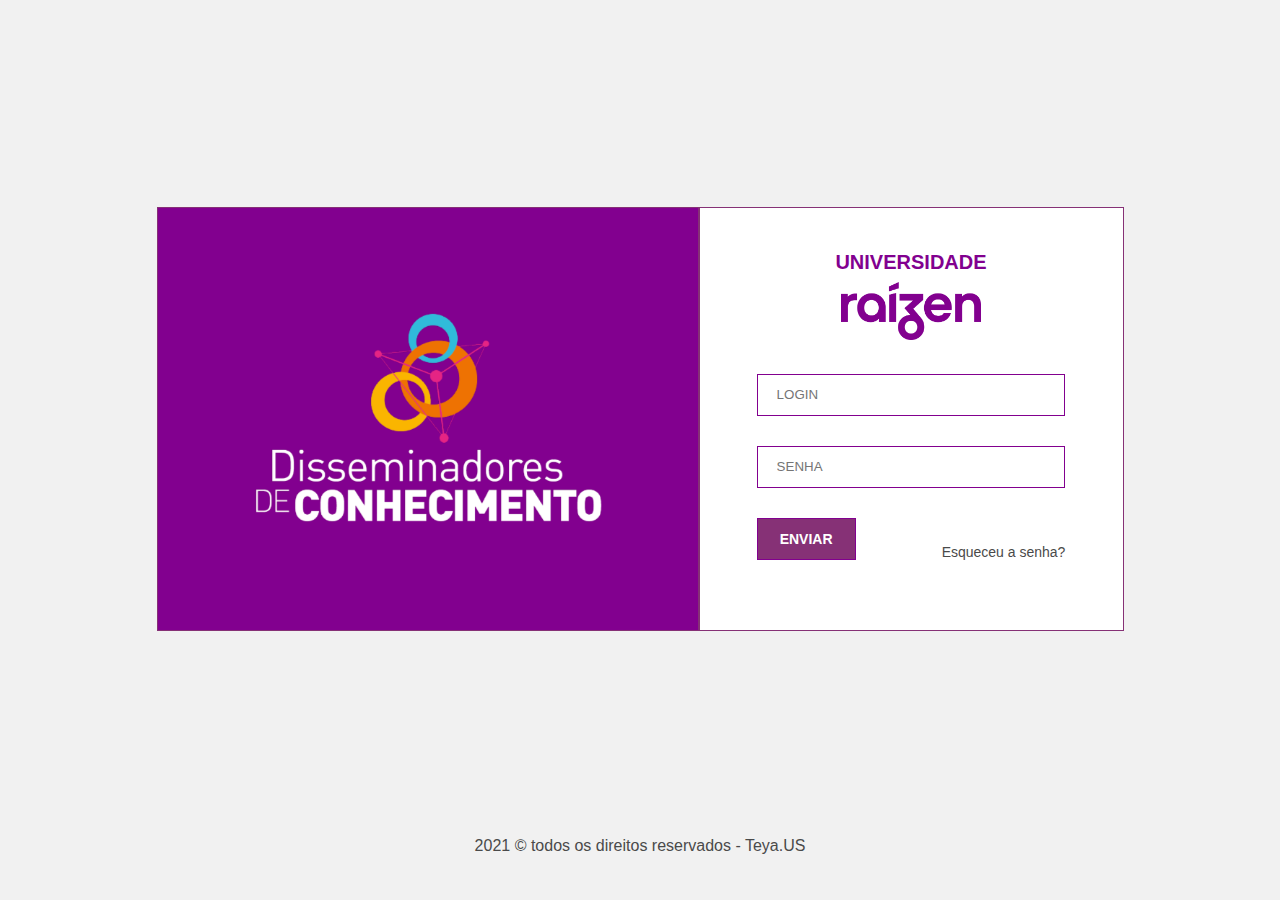
<file: index.html>
<!DOCTYPE html>
<html lang="pt-BR">
<head>
    <meta charset="UTF-8">
    <meta http-equiv="X-UA-Compatible" content="IE=edge">
    <meta name="viewport" content="width=device-width, initial-scale=1.0">
    <link rel="stylesheet" href="./css/login.css">
    <link rel="preconnect" href="https://fonts.gstatic.com">
    <link href="https://fonts.googleapis.com/css2?family=Open+Sans:wght@400;600;700&display=swap" rel="stylesheet">
    <link rel="shortcut icon" href="./img/index/raizen-img.png" type="image/x-icon">
    <title>Raizen</title>
</head>
<body>

    <!--section mostrando a imagem e o formulário-->
    <section class="login-section">
        <div class="login-img">
            <figure>
                <img src="./img/index/disseminadores.png" alt="Raizen">
            </figure>
        </div>
        <!--formulário-->
        <div class="login-users">
            <form class="login-form" onsubmit="validateForm(); return false" action="logged.html">
                <h3>Universidade</h3>
                <div class="logo">
                <figure>
                    <img src="./img/index/raizen-logo.png" alt="Raizen-logo">
                </figure>
                </div>
                <input type="text" autocomplete="off" placeholder="Login" id="login">
                <p id="inputError" class="input-error">Este campo deve estar preenchido!</p>
                <input type="text" autocomplete="off" placeholder="Senha" id="password">
                <p id="inputError2" class="input-error">Este campo deve estar preenchido!</p>
                    <div class="enter-forgotpw">
                        <button href="#" id= btnenviar>enviar</button>
                        <a href="#">Esqueceu a senha?</a>
                    </div>
            </form>
        </div>
    </section>
    <!--footer-->
    <footer class="footer">
        <p>2021 © todos os direitos reservados - Teya.US</p>
    </footer>
    <script src="./js/main.js"></script>
</body>
</html>
</file>
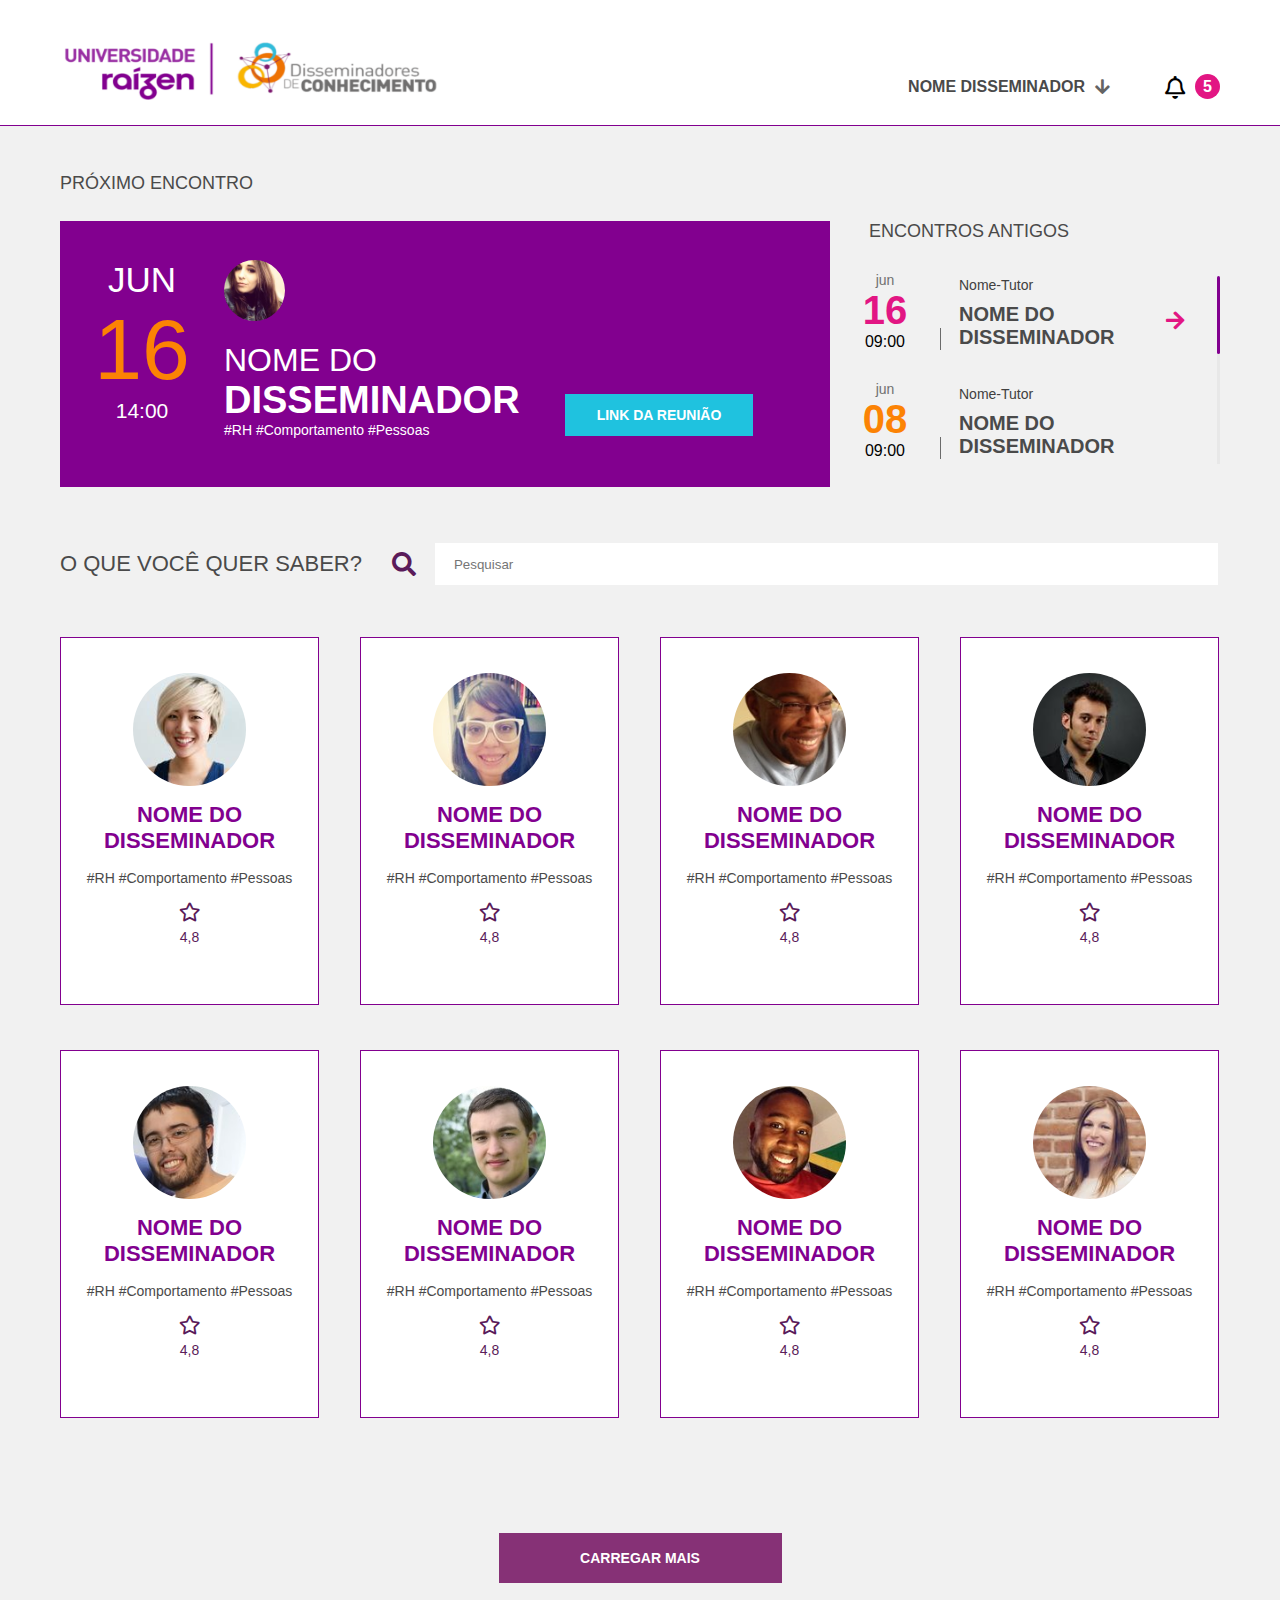
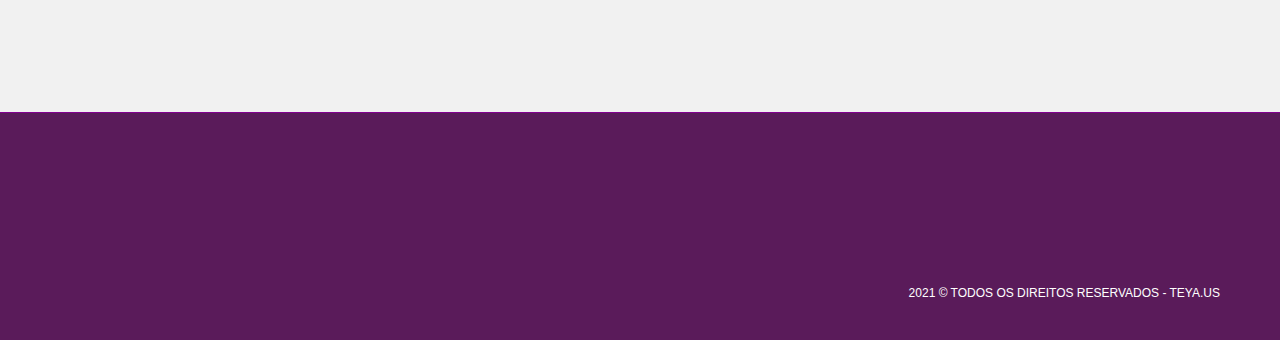
<file: logged.html>
<!DOCTYPE html>
<html lang="pt-BR">
<head>
    <meta charset="UTF-8">
    <meta http-equiv="X-UA-Compatible" content="IE=edge">
    <meta name="viewport" content="width=device-width, initial-scale=1.0">
    <link rel="stylesheet" href="./css/logged.css">
    <link rel="preconnect" href="https://fonts.gstatic.com">
    <link rel="stylesheet" href="https://cdnjs.cloudflare.com/ajax/libs/font-awesome/5.15.2/css/all.min.css">
    <link href="https://fonts.googleapis.com/css2?family=Open+Sans:wght@400;600;700&display=swap" rel="stylesheet">
    <link rel="shortcut icon" href="./img/index/raizen-img.png" type="image/x-icon">
    <title>Raizen</title>
</head>
<body>
    <!--Header-->
    <header class="header">
        <div class="nav">
            <figure>
                <img src="./img/logged/Universidade-Raizen.png" alt="logo Universidade-Raizen" class="logo">
                <!--uma logo que vai aparecer no mobile-->
                <img src="./img/logged/Raizen.png" alt="raizen logo" class="logo-mobile">
            </figure>
            <div class="aside">
            <div class="dissiminador-name">
                    <h4>Nome Disseminador</h4>
                    <button onclick="dropNav()" id="icon"><i class="fas fa-arrow-down"></i></button>
                    <button onclick="closeNav()" id="iconClose" class="iconClose"><i class="fas fa-times"></i></button>
                    <!--navbar em display none (onclick)-->
                        <nav class="navbar" id="navBar">
                            <div class="home" id="navHome" onmouseover="hoverHome()" onmouseout="hoverOutHome()">
                                <i class="fas fa-home"></i>
                                <a href="#home" id="aHome">Início</a>
                            </div>
                            <div class="encontros" id="navEncontros" onmouseover="hoverEncontros()" onmouseout="hoverOutEncontros()">
                                <i class="fas fa-map-marker-alt"></i>
                                <a href="#encontros" id="aEncontros">Próximos encontros</a>
                            </div>
                            <div class="agenda" id="navAgenda" onmouseover="hoverAgenda()" onmouseout="hoverOutAgenda()">
                                <i class="far fa-calendar-minus"></i>
                                <a href="#agenda" id="aAgenda">Minha agenda</a>
                            </div>
                            <div class="sair" id="navSair" onmouseover="hoverSair()" onmouseout="hoverOutSair()">
                                <i class="far fa-share-square"></i>
                                <a href="#sair" id="aSair">Sair</a>
                            </div>
                        </nav>
                </div>
                <div class="notification">
                    <button><i class="far fa-bell"></i></button>
                    <div class="alert-notification">
                         <p>5</p>
                    </div>
                </div>
            </div>
    </header>
    <main class="main-section">
        <!--seção com a data, nome e link do encontro-->
        <section class="main-content">
            <!--nome do disseminador que irá abrir fora do header para deixar o header limpo na versão mobile-->
            <h2 class="name-mobile">Olá Nome do Disseminador</h2>
            <h2 class="next-meet">Próximo encontro</h2>
            <div class="meet-section">
                <div class="meet">
                    <div class="meet-content">
                        <div class="meet-data">
                            <h3 class="mes">jun</h3>
                            <h2 class="day">16</h2>
                            <h4 class="hour">14:00</h4>
                        </div>
                        <div class="meet-information">
                            <img src="./img/logged/marcia.jpg" alt="Marcia-perfil" class="perfil-meet">
                            <h1 class="name-meet">Nome do <br> <span>Disseminador</span> </br> </h1>
                            <p>#RH #Comportamento #Pessoas</p>
                        </div>
                        <div class="meet-link">
                            <button>link da reunião</button>
                        </div>
                    </div>
                </div>

                <!--seção dos últimos encontros-->
                <div class="last-meet-section">
                    <h2 class="last-meet">Encontros antigos</h2>
                    <div class="last-meet-data">
                        <div class="last-data">
                            <p class="mes-last-meet">jun</p>
                            <h4 class="day-last-meet">16</h2>
                            <p class="hour-last-meet">09:00</p>
                        </div>
                        <div class="line"></div>
                        <div class="last-meet-information">
                            <p>Nome-Tutor</p>
                            <h4>Nome do Disseminador</h4>
                        </div>
                        <div class="arrow">
                            <i class="fas fa-arrow-right"></i>
                        </div>
                    </div>
                    <div class="last-meet-data2">
                        <div class="last-meet-data">
                            <div class="last-data">
                                <p class="mes-last-meet">jun</p>
                                <h4 class="day-last-meet2">08</h2>
                                <p class="hour-last-meet">09:00</p>
                            </div>
                            <div class="line"></div>
                            <div class="last-meet-information">
                            <p>Nome-Tutor</p>
                            <h4>Nome do Disseminador</h4>
                            </div>
                        </div>
                    </div>
                </div>
                <div class="line-border">
                    <div class="line-border1"></div>
                    <div class="line-border2"></div>
                </div>
            </div>
        </section>
        <div class="line-mobile"></div>
        <!--seção do input search-->
        <div class="search-section">
            <h4>O que você quer saber?</h4>
            <i class="fas fa-search"></i>
            <div class="input-search">
                <input type="text" placeholder="Pesquisar">
            </div>
        </div>
        <!--seção que vai abrir a tela para agendar o encontro, ela vai iniciar com display none-->
            <div class="meeting" id="metting">
                <button class="meeting-close" id="mettingClose" onclick="closeMetting()"><i class="fas fa-times"></i></button>
                <div class="meeting-content">
                    <h2>Próximo encontro</h2>
                    <div class="meeting-section">
                      <div class="meeting-content-responsivo">
                        <div class="meeting-profile">
                            <img src="./img/logged/carol.jpg" alt="carol-profile">
                            <p>conecte</p>
                            <a href="#whatsapp"><i class="fab fa-whatsapp"></i></a>
                            <a href="#email"><i class="fas fa-at"></i></a>
                            <a href="#linkedin"><i class="fab fa-linkedin-in"></i></a>
                        </div>
                        <div class="meeting-information">
                            <div class="meet-span-name">
                                <h1 class="meeting-name">Nome do <br> <span>Disseminador</span> </br> </h1>
                                <div class="meet-span">
                                    <i class="far fa-star"></i>
                                    <span>4,8</span>
                            </div>
                            </div>
                            <p>#RH #Comportamento #Pessoas</p>

                            <div class="meeting-text">
                                <p>
                                    Lorem ipsum dolor sit amet, consectetur adipiscing elite, 
                                    sed do eiusmod tempor incididunt ut labore et dolore magna aliqua.
                                     Nunc sed velit dignissim sodales. Sed adipiscing diam donec adipiscing.
                                </p>
                            </div>
                            <div class="meeting-text">
                                <p>
                                    Lorem ipsum dolor sit amet, consectetur adipiscing elite, 
                                    sed do eiusmod tempor incididunt ut labore et dolore magna aliqua.
                                     Nunc sed velit dignissim sodales. Sed adipiscing diam donec adipiscing.
                                </p>
                            </div>

                            <button class="open-calendar" onclick="openCalendar()">Abrir agenda</button>
                        </div>
                    </div>
                        <div class="meeting-data" id="mettingData">
                            <!--pesquisar em como fazer um calendário-->
                            <button class="meeting-close-calendar" id="mettingClose" onclick="closeCalendar()"><i class="fas fa-times"></i></button>
                            <img src="./img/logged/calendario.png" alt="calendario" class="meeting-calendar">
                            <img src="./img/logged/data.png" alt="data" class="meeting-data-hour">
                            <button class="btn-agendar">Agendar encontro</button>
                            <p class="show-data">dia <span>22/12/2020 </span> das <span>09:00</span> até <span>10:00</span> </p>
                        </div>
                     </div>
                </div>
            </div>
        <!--seção dos cards para agendamento-->
        <section class="scheduling">
            <div class="cards-scheduling" onmouseover="hoverAgendar()" onmouseout="hoverOutAgendar()">
                <img src="./img/logged/julia.jpg" alt="Júlia-perfil">
                <h3>Nome do <br>Disseminador</br></h3>
                <p>#RH #Comportamento #Pessoas</p>
                <i class="far fa-star"></i>
                <span>4,8</span>
                <div class="agendarEncontro" id="agendar">
                    <h3>Nome do <br>Disseminador</br></h3>
                    <p>#RH #Comportamento #Pessoas</p>
                    <span>Qui earum corrupti ut natus sint quo consequatur doloremque.</span>
                    <button class="mettingShow" onclick="showMetting()">agendar</button>
                </div>
            </div>
            <div class="cards-scheduling" onmouseover="hoverAgendar1()" onmouseout="hoverOutAgendar1()">
                <img src="./img/logged/Marina.jpg" alt="Marina-perfil">
                <h3>Nome do <br>Disseminador</br></h3>
                <p>#RH #Comportamento #Pessoas</p>
                <i class="far fa-star"></i>
                <span>4,8</span>
                <div class="agendarEncontro" id="agendar1"> 
                    <h3>Nome do <br>Disseminador</br></h3>
                    <p>#RH #Comportamento #Pessoas</p>
                    <span>Qui earum corrupti ut natus sint quo consequatur doloremque.</span>
                    <button class="mettingShow" onclick="showMetting()">agendar</button>
                </div>
            </div>
            <div class="cards-scheduling" onmouseover="hoverAgendar2()" onmouseout="hoverOutAgendar2()">
                <img src="./img/logged/danilo.jpg" alt="Danilo-perfil">
                <h3>Nome do <br>Disseminador</br></h3>
                <p>#RH #Comportamento #Pessoas</p>
                <i class="far fa-star"></i>
                <span>4,8</span>
                <div class="agendarEncontro" id="agendar2"> 
                    <h3>Nome do <br>Disseminador</br></h3>
                    <p>#RH #Comportamento #Pessoas</p>
                    <span>Qui earum corrupti ut natus sint quo consequatur doloremque.</span>
                    <button class="mettingShow" onclick="showMetting()">agendar</button>
                </div>
            </div>
            <div class="cards-scheduling" onmouseover="hoverAgendar3()" onmouseout="hoverOutAgendar3()">
                <img src="./img/logged/eduardo.jpg" alt="Eduardo-perfil">
                <h3>Nome do <br>Disseminador</br></h3>
                <p>#RH #Comportamento #Pessoas</p>
                <i class="far fa-star"></i>
                <span>4,8</span>
                <div class="agendarEncontro" id="agendar3"> 
                    <h3>Nome do <br>Disseminador</br></h3>
                    <p>#RH #Comportamento #Pessoas</p>
                    <span>Qui earum corrupti ut natus sint quo consequatur doloremque.</span>
                    <button class="mettingShow" onclick="showMetting()">agendar</button>
                </div>
            </div>
            <div class="cards-scheduling" onmouseover="hoverAgendar4()" onmouseout="hoverOutAgendar4()">
                <img src="./img/logged/fabricio.jpg" alt="Fabricio-perfil">
                <h3>Nome do <br>Disseminador</br></h3>
                <p>#RH #Comportamento #Pessoas</p>
                <i class="far fa-star"></i>
                <span>4,8</span>
                <div class="agendarEncontro" id="agendar4"> 
                    <h3>Nome do <br>Disseminador</br></h3>
                    <p>#RH #Comportamento #Pessoas</p>
                    <span>Qui earum corrupti ut natus sint quo consequatur doloremque.</span>
                    <button class="mettingShow" onclick="showMetting()">agendar</button>
                </div>
            </div>
            <div class="cards-scheduling" onmouseover="hoverAgendar5()" onmouseout="hoverOutAgendar5()">
                <img src="./img/logged/vitor.jpg" alt="Vitor-perfil">
                <h3>Nome do <br>Disseminador</br></h3>
                <p>#RH #Comportamento #Pessoas</p>
                <i class="far fa-star"></i>
                <span>4,8</span>
                <div class="agendarEncontro" id="agendar5"> 
                    <h3>Nome do <br>Disseminador</br></h3>
                    <p>#RH #Comportamento #Pessoas</p>
                    <span>Qui earum corrupti ut natus sint quo consequatur doloremque.</span>
                    <button class="mettingShow" onclick="showMetting()">agendar</button>
                </div>
            </div>
            <div class="cards-scheduling" onmouseover="hoverAgendar6()" onmouseout="hoverOutAgendar6()">
                <img src="./img/logged/juliano.jpg" alt="Juliano-perfil">
                <h3>Nome do <br>Disseminador</br></h3>
                <p>#RH #Comportamento #Pessoas</p>
                <i class="far fa-star"></i>
                <span>4,8</span>
                <div class="agendarEncontro" id="agendar6"> 
                    <h3>Nome do <br>Disseminador</br></h3>
                    <p>#RH #Comportamento #Pessoas</p>
                    <span>Qui earum corrupti ut natus sint quo consequatur doloremque.</span>
                    <button class="mettingShow" onclick="showMetting()">agendar</button>
                </div>
            </div>
            <div class="cards-scheduling" onmouseover="hoverAgendar7()" onmouseout="hoverOutAgendar7()">
                <img src="./img/logged/amanda.jpg" alt="Amanda-perfil">
                <h3>Nome do <br>Disseminador</br></h3>
                <p>#RH #Comportamento #Pessoas</p>
                <i class="far fa-star"></i>
                <span>4,8</span>
                <div class="agendarEncontro" id="agendar7"> 
                    <h3>Nome do <br>Disseminador</br></h3>
                    <p>#RH #Comportamento #Pessoas</p>
                    <span>Qui earum corrupti ut natus sint quo consequatur doloremque.</span>
                    <button class="mettingShow" onclick="showMetting()">agendar</button>
                </div>
            </div>
        </section>
        <div class="btn-more-cards">
            <button>Carregar mais</button>
        </div>
    </main>
    <!--Footer-->
    <footer class="footer">
        <div class="rights">
            <p>2021 © todos os direitos reservados - Teya.US</p>
        </div>
    </footer>
    <script src="./js/main.js"></script>
</body>
</html>
</file>
<file: css/login.css>
*{
    margin: 0;
    padding: 0;
    border: 0;
    box-sizing: border-box;
    font-family: 'Open-Sans', sans-serif;
}

/*tela de login, iniciando pelo desktop*/
body{
     width: 100%;
     height: 100%;
     background-color: #F1F1F1;
}
/* login section para dar (flex column)  quando entrar a responsividade */
.login-section{
    width: 100%;
    height: 93vh;
    display: flex;
    align-items: center;
    justify-content: center;
}
/* imagem que ficará do lado do formulário */
.login-img figure{
    width: 542px;
    height: 424px;
}

.login-img img{
    border: 1px solid #863176;
    width: 100%;
    height: 100%;
}
/* iniciando o formulário*/
.login-users{
    display: flex;
    width: 425px;
    justify-content: center;
    height: 424px;
    border: 1px solid #863176;
    background-color: #fff;
}

.login-users img{
    width: 140px;
    height: 58px;
    margin-top: 8px;
    margin-bottom: 30px;
}

.login-form{
    width: 73%;
    margin: 0 auto;
    display:block;
}

.logo{
    width: 100%;
    display: flex;
    justify-content: center;
}

.login-form h3{
    color: #82008F;
    text-transform: uppercase;
    font-size: 20px;
    text-align: center;
    font-weight: bold;
    margin-top: 43px;
}

.login-form input{
    height: 42px;
    width: 100%;
    padding-left: 19px;
    margin-bottom: 30px;
    border: 1px solid #82008F;
}

.login-form input:focus{
    box-shadow: 0px 6px 6px #00000029;
}

.login-form ::-webkit-input-placeholder{
    text-transform: uppercase;
}
/*input para validação do formuláro (JS) */
.input-error{
    color: red;
    text-align: right;
    display: none;
}

.enter-forgotpw{
    display: flex;
    justify-content: space-between;
    align-items: flex-end;
}

.enter-forgotpw button{
    width: 99px;
    height: 42px;
    background-color: #863176;
    border: 1px solid #82008F;
    color: #ffff;
    font-weight: bold;
    cursor: pointer;
    text-transform: uppercase;
    font-size: 14px;
}

.enter-forgotpw button:hover{
    background-color: #ffff;
    box-shadow: 0px 6px 6px #00000029;
    color: #863176;
    transition: 0.4s;
}

.enter-forgotpw a{
    text-decoration: none;
    color: #4A4A4A;
    font-size: 14px;
    cursor: pointer;
}
/*footer*/
.footer{
    text-align: center;
    color: #4A4A4A;
    font-size: 16px;
    margin-bottom: 31px;
    bottom: 0;
}


/*------------- Responsivo tablet--------------- */
@media(max-width: 1024px){
    /*ajustando largura e jogando a flex column para responsividade, também tirando a vh do height*/
    .login-section {
        flex-direction: column;
        height: initial;
    }

    .login-img figure{
        width: 542px;
        margin-top: 70px;
    }

    .login-users {
        width: 542px;
    }

    .footer{
        margin-bottom: 0px;
        margin-top: 30px;
    }

}

@media(max-width: 600px) {
    .login-img figure{
        width: 380px;
        height: 300px;
        margin-top: 20px;
    }

    .login-users {
        width: 380px;
        height: 300px;
    }

    .login-form h3 {
        margin-top: 15px;
        font-size: 16px;
    }

    .login-users img {
        margin-top: 4px;
        margin-bottom: 15px;
        width: 125px;
        height: 48px;
    }

    .login-form input {
        margin-bottom: 20px;
        height: 35px;
    }

    .enter-forgotpw button {
        height: 35px;
    }

}
</file>
<file: css/logged.css>
*{
    margin: 0;
    padding: 0;
    border: 0;
    box-sizing: border-box;
    font-family: 'Open-Sans', sans-serif;
}

/* /*tela de usuário logado, iniciando pelo desktop*/

.header{
    width: 100%;
    background-color: #ffff;
    height: 125px;
}
/*nav com margin 0 auto pra sempre flotar no meio*/
.nav{
    width: 1160px;
    margin: 0 auto;
    display: flex;
    height: 100px;
    justify-content: space-between;
    align-items: flex-end;
}

.nav figure{
    width: 381px;
    height: 58px;
}

/*essa logo irá aparecer somente na versão mobile*/
.logo-mobile{
    display: none;
}

.nav img{
    width: 100%;
    height: 100%;
}
/*notifications side*/
.aside{
    display: flex;
    justify-content: space-between;
    align-items: center;
}

.dissiminador-name{
    display: flex;
    width: 241px;
    justify-content: flex-end;
}

.dissiminador-name h4{
    margin-right: 10px;
    font-size: 16px;
    text-transform: uppercase;
    font-weight: bold;
    color: #4A4A4A;
}

.dissiminador-name button{
    cursor: pointer;
    color: #646464;
    background-color: transparent;
}

.dissiminador-name .fas{
    font-size: 17px;
    margin-right: 10px;
}

.dissiminador-name .fas:hover{
    color: #E21683;
}


.notification{
    display: flex;
}

.notification button{
    cursor: pointer;
    font-size: 16px;
    margin-left: 45px;
    margin-right: 10px;
    background-color: transparent;
}

.notification .far{
    padding-top: 2px;
    color: #000000;
    font-size: 23px;
}

.alert-notification{
    background-color: #E21683;
    height: 25px;
    display: flex;
    justify-content: center;
    align-items: center;
    width: 25px;
    border-radius: 50px;
}

.notification p{
    color: #ffff;
    font-weight: bold;
    font-size: 16px;
}
/*main section, vai segurar todo conteúdo do site, largura em porcentagem para o responsivo*/ 
.main-section{
    width: 100%;
    background-color: #F1F1F1;
    border-top: 1px solid #82008F;
    position: relative;
    border-bottom: 1px solid #82008F;
}
/* navbar em display none pare receber o onclick*/
.navbar{
    display: none;
    top: 126px;
    z-index: 1;
    position: absolute;
}

.iconClose{
    display: none;
}

.navbar a{
    color: #404040;
    text-transform: uppercase;
    width: 100%;
    text-decoration: none;
}

.navbar .fas{
    margin-left: 31px;
    margin-right: 21px;
}



.navbar .far{
    margin-left: 31px;
    margin-right: 21px;
}

.home{
    height: 55px;
    display: flex;
    background-color: #ffff;
    color: #404040;
    cursor: pointer;
    width: 241px;
    align-items: center;
    border-bottom: 1px solid #707070;
}

.encontros{
    height: 55px;
    display: flex;
    background-color: #ffff;
    color: #404040;
    cursor: pointer;
    width: 241px;
    align-items: center;
    border-bottom: 1px solid #707070;
}

.agenda{
    height: 55px;
    display: flex;
    background-color: #ffff;
    color: #404040;
    cursor: pointer;
    width: 241px;
    align-items: center;
    border-bottom: 1px solid #707070;
}

.sair{
    height: 55px;
    display: flex;
    background-color: #ffff;
    color: #404040;
    cursor: pointer;
    width: 241px;
    align-items: center;
    border-bottom: 1px solid #707070;
}
/*hover da navbar
.navbar .fas:hover{
    color: #E21683;
}

.navbar a:hover{
    color: #E21683;
} */
/*contúdo principal do site, jogando uma margin 0 auto para flotar sempre no meio*/
.main-content{
    width: 1160px;
    z-index: -2;
    margin: 0 auto;
}

/*nome do disseminador do header em display none, irá ficar fora do header apenas na versão mobile*/
.name-mobile{
    display: none;
}
/*linha do próximo encontro*/
.next-meet{
    margin-top: 47px;
    margin-bottom: 27px;
    color: #4A4A4A;
    font-size: 18px;
    font-weight: normal;
    text-transform: uppercase;
}

/*div que vai segurar a seção com data, nome e link da reunião (proximo encontro e encontro antigo)*/
.meet-section{
    display: flex;
    margin-bottom: 56px;
}

.meet{
    display: flex;
    background-color: #82008F;
    width: 770px;
    height: 266px;
}

.meet-content{
    display: flex;
}

.meet-data{
    width: 164px;
    text-align: center;
    height: 100%;
}

.mes{
    margin-top: 39px;    color: #FFFFFF;
    text-transform: uppercase;
    font-weight: normal;
    font-size: 35px;
}

.day{
    color:#FC8304;
    font-weight: normal;
    font-size: 86px;
}

.hour{
    color: #FFFFFF;
    font-weight: normal;
    font-size: 21px;
}

.meet-information{
    width: 294px;
    margin-right: 47px;
}

.perfil-meet{
    margin-top: 39px;
    margin-bottom: 17px;
    height: 61px;
    width: 61px;
    border-radius: 100px;
}

.name-meet{
    font-size: 32px;
    text-transform: uppercase;
     color: #FFFFFF;
     font-weight: normal;
}

.name-meet span{
    font-size: 38px;
    font-weight: bold;
}

.meet-information p{
    font-size: 14px;
    color: #FFFFFF;
}

.meet-link{
    height: 215px;
    display: flex;
    align-items: flex-end;
}

.meet-link button{
    width: 188px;
    height: 42px;
    background-color: #1FC2DF;
    text-transform: uppercase;
    font-weight: bold;
    color: #ffff;
    cursor: pointer;
    font-size: 14px;
}

/*seção para os encontros antigos */
.last-meet{
    margin-left: 39px;
    color: #4A4A4A;
    font-size: 18px;
    font-weight: normal;
    text-transform: uppercase;
}

.last-meet-data{
    display: flex;
}

.last-data{
    width: 110px;
    margin-top: 30px;
    text-align: center;
}

.mes-last-meet{
    font-size: 14px;
    color: #707070;
}

.day-last-meet{
    font-size: 40px;
    color: #E21683;
}

.hour-last-meet{
    color: #000000;
}

.last-meet-data2{
    display: flex;
}

.day-last-meet2{
    font-size: 40px;
    color: #FC8304;
}

/* linha desenhada para separa a data/hora do nome*/
.line{
    height: 22px;
    margin-top: 86px;
    margin-right: 18px;
    background-color: #6B6B6B;
    width: 1px;
}

.last-meet-information{
    width: 150px;
    margin-top: 35px;
}

.last-meet-information p{
    font-size: 14px;
    margin-bottom: 10px;
    color: #404040;
}

.last-meet-information h4{
    color: #4A4A4A;
    font-size: 20px;
    text-transform: uppercase;
}

.arrow .fas{
    color: #E21683;
    margin-right: 33px;
    margin-left: 57px;
    margin-top: 68px;
    font-size: 21px;
}

/*parte desenhada para simular a barra lateral dos últimos encontro */

.line-border1{
    height: 78px;
    margin-top: 55px;
    width: 3px;
    background-color: #82008F;
    border-radius: 10px;
}

.line-border2{
    width: 3px;
    background-color: #E8E8E8;
    height: 110px;
}
/*linha densenhada para virar block no mobile, para separa seçao*/
.line-mobile{
    height: 1px;
    margin-top: 50px;
    display: none;
    margin-bottom: 15px;
    width: 100%;
    background-color: #4A4A4A;
}

/*seção do input search*/
.search-section{
    width: 1160px;
    margin: 0 auto;
    display: flex;
    height: 42px;
    margin-bottom: 52px;
    align-items: center;
}

.search-section h4{
    text-transform: uppercase;
    color: #4A4A4A;
    font-weight: normal;
    font-size: 22px;
}

.search-section .fas{
    color: #5A1B5A;
    font-size: 24px;
    margin-left: 30px;
}

.search-section input{
    width: 783px;
    height: 42px;
    margin-left: 19px;
    padding-left: 19px;
}

/* tela que abrirá quando clicar no agendar do card */
.meeting{
    width: 1160px;
    display: none;
    position: fixed;
    z-index: 3;
    height: 83vh;
    background-color: #F1F1F1;
    transform: translateX(-50%);
    top: 12%;
    left: 50%;
    border: 1px solid #707070;
    text-align: right;
    box-shadow: 0 0 0 99999px rgba(0,0,0,.8);
}

.meeting-close{
    font-size: 22px;
    margin-right: 33px;
    background-color: transparent;
    margin-top: 39px;
    cursor: pointer;
    color: #000000;
}

.meeting-close-calendar{
    display: none;
}

.meeting button:hover{
    color: #E21683;
}

.meeting-content{
    width: 1010px;
    text-align: left;
    margin: 0 auto;
}

.meeting-content-responsivo{
        display: flex;
}

.meeting-content h2{
    color: #4A4A4A;
    font-size: 26px;
    font-weight: bold;
    text-transform: uppercase;
}

.meeting-section{
    display: flex;
    justify-content: space-between;
}

.meeting-profile{
    text-align: center;
    margin-right: 50px;
}

.meeting-profile img{
    width: 113px;
    margin-top: 40px;
    margin-bottom: 45px;
    height: 113px;
    border-radius: 100px;
}

.meeting-profile p{
    color: #4A4A4A;
    font-size: 14px;
}

.meeting-profile i{
    color: #FC8304;
    font-size: 34px;
    width: 100%;
    margin-top: 30px;
}

.meeting-information{
    width: 377px;
    margin-right: 106px;
}

.meet-span-name{
    display: flex;
    margin-top: 40px;
}

.meeting-name{
    font-size: 32px;
    text-transform: uppercase;
     color: #5A1B5A;
     font-weight: normal;
}

.meet-span{
    text-align: end;
    color: #5A1B5A;
    margin-top: 42px;
}

.meeting-name span{
    font-size: 44px;
    font-weight: bold;
}

.meeting-information p{
    color: #82008F;
    margin-top: 10px;
    margin-bottom: 40px;
}

.meeting-text p{
    color: #4A4A4A;
    font-size: 22px;
    margin-bottom: 20px;
}

.open-calendar{
    cursor: pointer;
    width: 60%;
    color: #ffff;
    display: none;
    margin: 0 auto;
    font-size: 16px;
    font-weight: bold;
    text-transform: uppercase;
    height: 49px;
    background-color: #1FC2DF;
}

.meeting-data{
    width: 362px;
    text-align: center;
    margin-bottom: 20px;
}

.meeting-data-hour{
    width: 100%;
    height: 25%;
    margin-bottom: 42px;
}

.meeting-calendar{
    width:100%;
    height: 48%;
    margin-bottom: 20px;
}

.btn-agendar{
    width: 100%;
    cursor: pointer;
    color: #ffff;
    font-size: 16px;
    margin-bottom: 15px;
    font-weight: bold;
    text-transform: uppercase;
    height: 49px;
    background-color: #1FC2DF;
}

.show-data{
    font-size: 14px;
    text-transform: uppercase;
    color: #4A4A4A;
}

.show-data span{
    font-weight: bold;
}

/* seção dos cards de agendamentos em grid para facilitar na responsividade */
.scheduling{
    width: 1160px;
    margin: 0 auto;
    column-gap: 10px;
    display: grid;
    grid-template-columns: 25% 25% 25% 25%;
    margin-bottom: 70px;
}

.cards-scheduling{
    width: 259px;
    height: 368px;
    border: 1px solid #82008F;
    background-color: #ffff;
    display: flex;
    text-align: center;
    overflow: hidden;
    position: relative;
    align-items: center;
    flex-direction: column;
    margin-bottom: 45px;
}

.cards-scheduling img{
    width: 113px;
    height: 113px;
    margin-top: 35px;
    margin-bottom: 16px;
    border-radius: 100px;
}

.cards-scheduling h3{
    font-size: 22px;
    text-transform: uppercase;
    color: #82008F;
    margin-bottom: 16px;
}

.cards-scheduling p{
    color: #4A4A4A;
    font-size: 14px;
    width: 80%;
    margin-bottom: 16px;
}

.cards-scheduling .far{
    color: #5A1B5A;
    font-size: 19px;
    margin-bottom: 8px;
}

.cards-scheduling span{
    color: #5A1B5A;
    font-size: 14px;
}

/*seção do button agendar do card, vai iniciar escondido no overflow*/
.agendarEncontro{
    width: 257px;
    height: 307px;
    bottom: -310px;
    background-color: #863176;
    position: absolute;
    transition: 0.5s;
    display: flex;
    text-align: center;
    align-items: center;
    flex-direction: column;
}

.agendarEncontro h3{
    color:#FC8304 ;
    margin-top: 25px;
    margin-bottom: 10px;
}

.agendarEncontro p{
    color:#ffff ;
    font-size: 14px;
    margin-bottom: 15px;
}

.agendarEncontro span{
    color:#ffff ;
    width: 75%;
    font-size: 14px;
    margin-bottom: 15px;
}

.agendarEncontro button{
    color:#ffff ;
    width: 188px;
    height: 42px;
    font-size: 14px;
    margin-top: 30px;
    text-transform: uppercase;
    font-weight: bold;
    background-color: #1FC2DF;
    cursor: pointer;
}


/*button para mostrar mais cards*/
.btn-more-cards{
    width: 1160px;
    margin: 0 auto;
    display: flex;
    justify-content: center;
}

.btn-more-cards button{
    width: 283px;
    height: 50px;
    text-transform: uppercase;
    color: #ffff;
    background-color: #863176;
    margin-bottom: 129px;
    font-size: 14px;
    cursor: pointer;
    font-weight: bold;
}

/*footer*/
.footer{
    width: 100%;
    height: 227px;
    background-color: #5A1B5A;
}

.rights{
    width: 1160px;
    margin: 0 auto;
    display: flex;
    height: 187px;
    align-items: flex-end;
    justify-content: flex-end;
}

.rights p{
    color: #FFFFFF;
    font-size: 12px;
    text-transform: uppercase;
}

/*------------- Responsivo tablet--------------- */
@media(max-width: 1200px){

    .header {
        height: 100px;
    }

    /*nav*/
    .nav {
        width: 800px;
        height: 75px;
    }

    .navbar {
        top: 101px;
    }
    
    .notification button {
        margin-left: 15px;
    }

    .nav figure {
        width: 320px;
        height: 54px;
    }
    /*próximos encontros e encontros antigos*/
    .main-content {
        width: 800px;
    }

    .meet-content {
        flex-direction: column;
        align-content: center;
        width: 410px;
        justify-content: center;
    }

    .meet {
        height: initial;
        width: 400px;
    }

    .meet-data {
        width: 100%;
        display: flex;
        justify-content: center;
        align-items: center;
    }

    .mes {
        margin-top: 0px;
        font-size: 24px;
    }

    .day {
        font-size: 60px;
    }

    .hour {
        font-size: 18px;
    }

    .meet-information {
        width: 100%;
        text-align: center;
        display: flex;
        margin-bottom: 30px;
        margin-right: 0px; 
        flex-direction: column;
    }

    .perfil-meet {
        margin-top: 10px;
        margin-bottom: 17px;
        margin-left: 175px;
    }

    .name-meet {
        font-size: 22px;
    }

    .name-meet span {
        font-size: 38px;
    }

    .meet-link {
        height: initial;
        display: flex;
        margin-bottom: 14px;
        justify-content: center;
    }

    .meet-link button {
        width: 188px;
        font-size: 14px;
    }

    /*seção que aparece quando se clica no botão agendar dos cards*/

    .meeting {
        width: 90%;
    }

    .metting-section {
        display: flex;
        justify-content: initial;
    }

    .meeting-close {
        margin-top: 20px;
    }

    .meeting-content-responsivo {
        display: flex;
        flex-direction: column;
    }

    .meeting-content {
        width: 90%;
    }

    .meeting-content h2 {
        margin-bottom: 15px;
    }

    .meeting-profile p {
        display: none;
    }

    .meeting-profile {
        text-align: center;
        margin-right: 50px;
        display: flex;
        align-items: center;
    }

    .meeting-profile img {
        margin-top: 0px; 
        margin-right: 50px;
        margin-bottom: 0px; 
    }

    .meeting-profile i {
        width: initial;
        margin-right: 20px;
        margin-top: 0px;
    }

    .meeting-information {
        margin-right: 15px;
    }

    .meeting-name {
        font-size: 30px;
    }

    .meeting-name span {
        font-size: 40px;
    }

    .meeting-text p {
        font-size: 18px;
        margin-bottom: 15px;
    }
    

/*search*/
.search-section {
    width: 800px;
    }
    .search-section h4 {
        font-size: 20px;
    }

    .search-section .fas {
        font-size: 22px;
        margin-left: 20px;
    }

    .search-section input {
        width: 468px;
    }
    /*cards mostrando os perfils*/
    
.scheduling {
    width: 800px;
    column-gap: 30px;
    grid-template-columns: 30% 30% 30%;
    }

    .cards-scheduling {
        margin-bottom: 10px;
    }

    .btn-more-cards {
        width: 800px;
    }

    .footer {
        height: 120px;
    }

    .rights {
        width: 800px;
        height: 100%;
        align-items: center;
        justify-content: center;
    }

}
/*--------Responsivo tablet*/
@media(max-width: 850px){
    /*------nav*/
    .nav {
        width: 650px;
    }

    .nav figure {
        width: 235px;
        height: 50px;
    }
    .dissiminador-name h4 {
        font-size: 15px;
    }

    .notification .far {
        font-size: 22px;
    }
    
    .alert-notification {
        height: 24px;
        width: 24px;
    }

    .notification p {
        font-size: 15px;
    }
    
    .main-content {
        width: 650px;
    }

    .meet {
        width: 330px;
    }

    .perfil-meet {
        margin-left: 139px;
    }

    .last-meet {
        margin-left: 5px;
    }

    .last-data {
        width: 52px;
    }

    .line {
        margin-right: 15px;
        margin-left: 2px;
    }

    .arrow .fas {
        margin-right: 33px;
        margin-left: 45px;
    }

    /*seção de agendamento */
    .meeting-data {
        display: none;
        width: 80%;
        border: 1px solid #646464;
        background-color: #404040;
        box-shadow: 0 0 0 99999px rgb(0 0 0 / 80%);
        transform: translateX(-50%);
        top: 1%;
        left: 50%;
        position: absolute;
    }

    .meeting-calendar {
        width: 80%;
        height: 48%;
        margin-bottom: 15px;
    }

    .meeting-close-calendar{
        position: absolute;
        font-size: 22px;
        display: block;
        background-color: transparent;
        cursor: pointer;
        color: #646464;
        margin-top: 30px;
        left: 85%;
    }

    .meeting-data-hour {
        width: 80%;
        height: 25%;
        margin-bottom: 15px;
    }

    .btn-agendar {
        width: 80%;
    }

    .show-data {
        padding-top: 5px;
        padding-bottom: 5px;
        background: #ffff;
    }

    .meeting-content-responsivo {
        width: 100%;
        align-items: center;
    }

    .meeting-content h2 {
        text-align: center;
    }


    .search-section {
        width: 650px;
    }

    .search-section h4 {
        font-size: 16px;
    }

    .search-section .fas {
        font-size: 19px;
    }

    .search-section input {
        width: 370px;
        height: 37px;
    }

    .open-calendar{
        display: block;
        margin-top: 45px;
    }
    /*cards dos perfils*/
    .scheduling {
        width: 650px;
        column-gap: 10px;
        grid-template-columns: 40% 40%;
    }

    .cards-scheduling {
        margin-left: 63px;
    }

    .btn-more-cards {
        width: 650px;
    }

    .rights {
        width: 650px;
    }
}

/* responsivo mobile */
@media(max-width: 680px){
    .nav {
        width: 95%;
    }

    .logo{
        display: none;
    }

    .logo-mobile{
        display: block;
    }

    .nav figure {
        width: 150px;
    }
    /*dando responsividade mobile para o nav bar */
    .home {
        width: 180px;
    }

    .encontros {
        width: 180px;
    }

    .navbar .fas {
        margin-left: 15px;
        margin-right: 15px;
    }

    .agenda {
        width: 180px;
    }

    .sair {
        width: 180px;
    }

    .navbar .far {
        margin-left: 15px;
        margin-right: 15px;
    }


    /*centralizando o conteúdo que mostra a próxima reunião e a reunião antiga*/
    .dissiminador-name {
        flex-direction: column;
        justify-content: center;
        width: initial;
    }

    .dissiminador-name h4 {
        font-size: 12px;
    }

    .notification {
        flex-direction: column;
        align-items: center;
        height: 100%;
        justify-content: initial;
    }

    .alert-notification {
        height: 15px;
        width: 15px;
        margin-left: 17px;
        position: absolute;
    }

    .notification .far {
        font-size: 22px;
    }

    .notification p {
        font-size: 12px;
    }

    .main-content {
        width: 95%;
    }

    .next-meet {
        text-align: center;
        margin-top: 15px;
        margin-bottom: 15px;
    }

    .meet-section {
        display: flex;
        width: 100%;
        margin: 0 auto;
        flex-direction: column;
        align-items: center;
    }

    .last-meet {
        margin-top: 15px;
        text-align: center;
    }

    .arrow .fas {
        display: none;
    }

    .last-data {
        margin-top: 20px;
    }

    .line {
        margin-top: 76px;
    }

    .last-meet-information {
        margin-top: 25px;
    }

    .line-border{
        display: none;
    }

    .search-section {
        margin-top: 20px;
        flex-direction: column;
    }

    .search-section .fas {
        display: none;
    }

    .search-section input {
        margin-top: 15px;
    }

    .line-mobile{
        display: block;
    }

    .search-section {
        width: 95%;
    }

    .input-search{
        width: 100%;
    }

    .search-section input {
        width: 95%;
    }

    .scheduling {
        width: 100%;
    }

    .btn-more-cards {
        width: 95%;
    }

    .rights {
        width: 95%;
    }
    

}

/*resposivo dos cards em mobile para apenas uma coluna */
@media(max-width: 650px){

    .navbar {
        margin-right: 54px;
    }

    .name-mobile {
        display: block;
        margin-top: 20px;
        margin-bottom: 50px;
        text-align: center;
    }

    .dissiminador-name {
        flex-direction: inherit;
        width: initial;
    }

    .scheduling {
        width: 80%;
        column-gap: 0px;
        grid-template-columns: 100%;
    }

    .cards-scheduling {
        margin-left: 0px;
        width: 100%;
    }

    .agendarEncontro {
        width: 100%;
    }

    .dissiminador-name h4 {
        display: none;
    }

    /*seção de agendamento */

    .meeting {
        height: 90vh;
        top: 5%;
    }

    .meeting-profile img {
        width: 90px;
        margin-right: 20px;
        height: 90px;
    }

    .meeting-profile {
        margin-right: 50px;
    }

    .meeting-profile i {
        margin-right: 15px;
    }

    .meeting-content h2 {
        font-size: 21px;
        margin-bottom: 10px;
    }

    .meeting-information {
        margin-right: 15px;
        width: 100%;
        align-items: center;
        display: flex;
        flex-direction: column;
    }

    .meet-span-name {
        margin-top: 15px;
        flex-direction: column;
    }

    .meeting-name span {
        font-size: 38px;
    }

    .meet-span {
        text-align: center;
        margin-top: 5px;
    }

    .meeting-text p {
        font-size: 16px;
        margin-left: 15px;
        margin-bottom: 15px;
    }

    .open-calendar {
        margin-bottom: 0px;
        margin-top: 10px;
    }

    .meeting-information p {    
        margin-bottom: 15px;
    }

    .meeting-close {
        margin-top: 10px;
        margin-right: 15px;
    }

    /* calendário que está em display none */
    .meeting-data {
        width: 90%;
        border: 1px solid #ffff;
        background-color: #646464;
        top: 3%;
    }

    .meeting-calendar {
        width: 90%;
        margin-top: 20px;
    }

    .meeting-data-hour {
        width: 90%;
    }

    .btn-agendar {
        width: 90%;
    }
}

/* responsividade de altura do seção para agendar, como display está fixed, o layout original vai vazar em telas abaixo de 1080p */
@media(max-height: 950px){

    .metting-close {
        margin-top: 15px;
    }

    .meeting-data {
        margin-bottom: 20px; 
    }

    .meeting-calendar {
        height: 35%;
        margin-bottom: 20px;
    }

    .meeting-data-hour {
        height: 20%;
        margin-bottom: 20px;
    }

}
</file>
